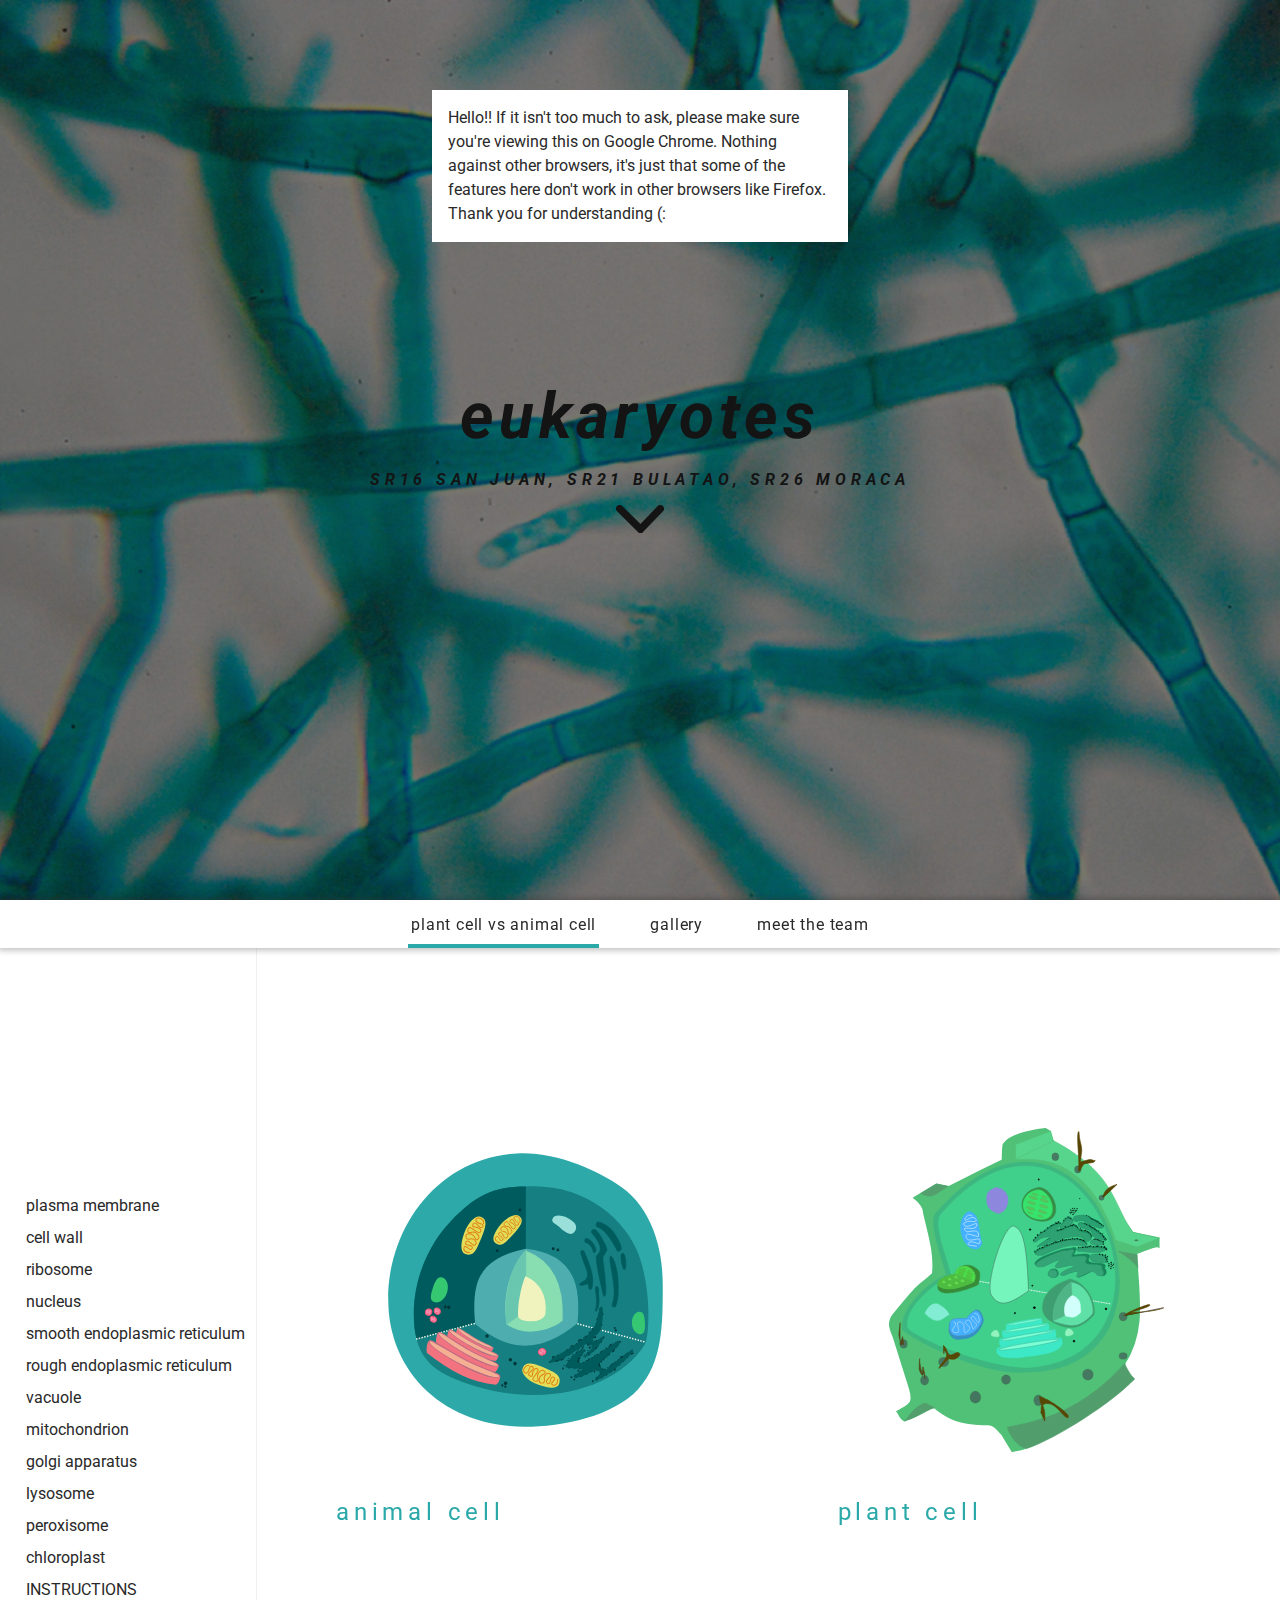
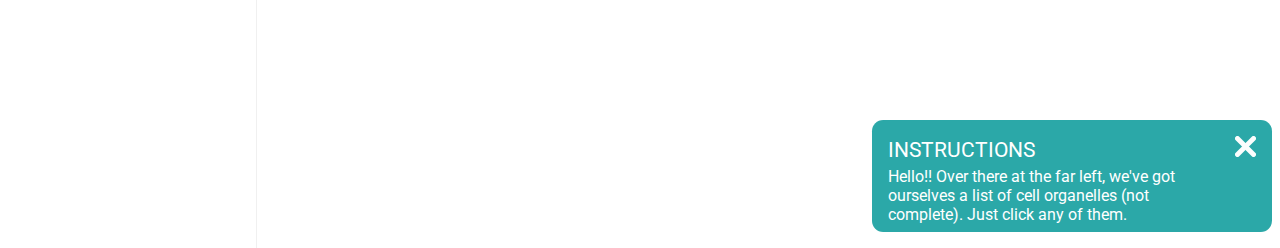
<file: index.html>
<!DOCTYPE html>
<html>
	<head>
		<meta charset="UTF-8" />
		
		<title>Eukaryotes</title>
		
		
		<meta name="viewport" content="width=device-width, initial-scale=1.0">
		
		<!-- Global site tag (gtag.js) - Google Analytics -->
		<script async src="https://www.googletagmanager.com/gtag/js?id=UA-158031938-19"></script>
		<script>
		  window.dataLayer = window.dataLayer || [];
		  function gtag(){dataLayer.push(arguments);}
		  gtag('js', new Date());

		  gtag('config', 'UA-158031938-19');
		</script>
		
		<link rel="stylesheet" type="text/css" href="css/index.css" />

		<link href="https://fonts.googleapis.com/css?family=Roboto&display=swap" rel="stylesheet"> 
	</head>
	<body>
		<div id="bearer-of-the-truth" onclick="exitMessage()">
		</div>
		<div id="message-container">
			<div id="message">
					Hello!! If it isn't too much to ask, please make sure you're viewing this on Google Chrome. Nothing against other browsers, it's just that some of the features here don't work in other browsers like Firefox. Thank you for understanding (:  
			</div> 
		</div>

		<h1> EUKARYOTES </h1>
		<h2> SR16 SAN JUAN, SR21 BULATAO, SR26 MORACA </h2>

		<a href="animal-cell.html" class="card">
			<div id="animal-cell">
				<div class="img-container">
					<img src="svg/cell.svg"/>
				</div>
				<div class="shadow"></div>
				<span>animal cell</span>
			</div>
		</a>

		<a href="plant-cell.html" class="card">
			<div id="plant-cell">
				<div class="img-container">
					<img src="svg/plant-cell.svg"/>
				</div>
				<div class="shadow"></div>
				<span>plant cell</span>
			</div>
		</a>

		<div id="splash">
			<h1> eukaryotes </h1>
			<h2> SR16 SAN JUAN, SR21 BULATAO, SR26 MORACA </h2>
			<a href="#menu"><img onclick="proceed()" src="svg/down-arrow.svg"/></a>
		</div>

		<main>

		<div id="instructions">
			<div id="help">
				<div>
					<p id="header"> INSTRUCTIONS </p>
					<p> Hello!! Over there at the far left, we've got ourselves a list of cell organelles (not complete). Just click any of them. </p> 
				</div>
			</div>
			<div id="exit">
				<div> <img onclick="exitAlert()" src="svg/exit.svg"/> </div>
			</div>
		</div>

		<div id="menu">
			<span id="active">plant cell vs animal cell</span>
			<span class="dead"><a href="gallery.html"> gallery </a></span>
			<span class="dead"><a href="about-us.html">meet the team</a></span>
		</div>
		
			<div id="content-wrapper">
				<div id="list-container" class="container">
					<div id="list">
						<a onclick="openDesc('plasma-membrane')">plasma membrane</a>
						<a onclick="openDesc('cell-wall')">cell wall</a>
						<a onclick="openDesc('ribosome')">ribosome</a>
						<a onclick="openDesc('nucleus')">nucleus</a>
						<a onclick="openDesc('smooth-er')">smooth endoplasmic reticulum</a>
						<a onclick="openDesc('rough-er')">rough endoplasmic reticulum</a>
						<a onclick="openDesc('vacuole')">vacuole</a>
						<a onclick="openDesc('mitochondrion')">mitochondrion</a>
						<a onclick="openDesc('golgi-apparatus')">golgi apparatus</a>
						<a onclick="openDesc('lysosome')">lysosome</a>
						<a onclick="openDesc('peroxisome')">peroxisome</a>
						<a onclick="openDesc('chloroplast')">chloroplast</a>
						<a onclick="instructions()">INSTRUCTIONS</a>
					</div>
				</div>

				<div class="container">
					<div id="grid-container">
						<div id="images-container">
							<div id="animal-cell-img">
								<div id="anImg-animal">
									<img id="animal"src="svg/cell.svg"/>
								</div>
								<span class="label">animal cell</span>
							</div>

							<div id="plant-cell-img">
								<div id="anImg-plant">
									<img id="plant"src="svg/plant-cell.svg"/>
								</div>
								<span class="label"> plant cell </span>
							</div>
						</div>

						<div id="text-container" class="container">
							<div id="plasma-membrane" class="hide-text descrip">
								<h2> plasma membrane </h2>
								<p><i>The plasma membrane of the plant cell is depicted as a dark shade of green here, lining the cell wall.</i></p>
                       		 	<p> Acts as a <b>barrier</b> between the organelles and the outside environment. It also facilitates the passage of oxygen, nutrients and water to service the cell, as well as communication and signalling between other cells. </p>
							</div>
							
							<div id="cell-wall" class="hide-text descrip">
								<h2>cell wall</h2>
								<p> <i>Animal cells don't have cell walls.</i></p>
                        		<p> Like the plasma membrane, it’s the framework of the cell but it provides a <b>thicker barrier</b> for the cell which prevents overexpansion . This thickness also regulates diffusion and prevents water loss in the cell.</p>
							</div>

							<div id="ribosome" class="hide-text descrip">
								<h2> ribosome </h2>
                        		<p> The organelle in charge of <b>protein formation</b> needed for different cell processes. Its location determines its function, although both are structurally identical and interchangeable. Most ribosomes are suspended in the cytosol, known as <b>free ribosomes</b>, while some are attached to the Rough Endoplasmic Reticulum, now classified as a <b>bound ribosome</b>. These bound ribosomes are proteins destined for membrane inclusion, packaging with certain organelles, and export. </p>
							</div>

							<div id="nucleus" class="hide-text descrip">
								<h2> nucleus </h2>
                       			<p>This is the region where the majority of the <b>cell’s genetic material</b> is contained. Usually known as the ‘brain’ of the cell. In eukaryotes, this is called the nucleus which contains a nuclear envelope, nuclear lamina and chromatin which are all designed for protection of and/or transportation of signals from and to the nucleus. </p>
							</div>

							<div id="smooth-er" class="hide-text descrip">
								<h2> smooth endoplasmic 	reticulum </h2>
                        		<p>Functions in <b>metabolic processes</b> like lipid synthesis, carbohydrate metabolism, and drug and poison detoxification. </p>
							</div>

							<div id="rough-er" class="hide-text descrip">
								<h2> rough endoplasmic reticulum </h2>
                        		<p>Functions like the Smooth ER but has additional duties like the formation of secretory proteins that depart from the organelle and become transport vesicles for the cell. This is also the <b>main site of protein synthesis</b> due to the abundance of ribosomes. It also stores secretory proteins different from the proteins produced by free ribosomes. </p>
                   			</div>

							<div id="vacuole" class="hide-text descrip">
								<h2>vacuole</h2>
                        		<p> The main organelle that regularly performs homeostasis. In prokaryotes and animals, they have <b>food vacuoles</b> where they store food from phagocytosis before being digested by the lysosome. </p>
							</div>

							<div id="mitochondrion" class="hide-text descrip">
								<h2>mitochondrion</h2>
                  				<p> The site of <b>cellular respiration that produces ATP</b>, the energy that the cell can use. Popularly known as the ‘powerhouse of the cell’ </p>
							</div>

							<div id="golgi-apparatus" class="hide-text descrip">
								<h2>golgi apparatus</h2>
                        		<p> Acts as the “factory” of the cell, which <b>manufactures, stores, sorts and transports</b> the vesicles made by the Rough ER. It can also produce certain macromolecules and organelles by itself, like lysosomes. </p>
							</div>

							<div id="lysosome" class="hide-text descrip">
								<h2>lysosome</h2>
                        		<p> Performs <b>intracellular digestion</b>, most frequently phagocytosis. It also digests macromolecules through hydrolysis. As well as regularly performs autophagy, the recycling of one’s own materials </p>
							</div>

							<div id="peroxisome" class="hide-text descrip">
								<h2>peroxisome</h2>
                        		<p> The oxidative organelle that <b>oxidizes fatty and amino acids in the cell </b>. It also produces hydrogen peroxide (where the name of the cell originates) as well as a catalase that counteracts its toxicity. It also produces a phospholipid precursor that starts the synthesis of lipids and carbohydrates, which then goes to the SER for further synthesis. Lastly, like the lysosome, the peroxisome also regularly performs autophagy.  </p>
							</div>

							<div id="chloroplast" class="hide-text descrip">
								<h2>chloroplast</h2>
								<p><i>Animal cells don't have chloroplast.</i></p>
                        		<p> The <b>site of photosynthesis</b> where plants get their food, and works hand in hand with the mitochondria to efficiently extract energy from sunlight, water and oxygen (ingredients of photosynthesis).</p>
							</div>
						</div>
					</div>
				</div>
			</div>
		</main>

		<script type="text/javascript">
			function exitMessage()
			{
				document.getElementById('bearer-of-the-truth').style.display="none";
				document.getElementById('message-container').style.transition = "0.4s";
				document.getElementById('message-container').style.top = "-100%";				
			}
			function proceed()
			{
				var aBody = document.getElementsByTagName("BODY")[0]; 
				aBody.style.overflow="visible";
			}
			function openDesc(part)
			{

				var aDiv=document.getElementsByClassName('show-text');
				for(i=0;i<aDiv.length;i++){
					aDiv[i].className="hide-text";
				}
				var aDiv=document.getElementById(part);
				aDiv.className="show-text descrip";

				var aCell=document.getElementById('anImg-animal');
				aCell.className=part+"_animal";

				var anotherCell=document.getElementById('anImg-plant');
				anotherCell.className=part+"_plant";

				var aText=document.getElementsByClassName('label');
				var i=0;
				if (part=="chloroplast" || part=="golgi-apparatus" || part=="plasma-membrane"){
					aText[1].style.color="white";
					aText[0].style.color="#2ba8a8ff";
				}
				else if (part=="cell-wall"){
					for (i=0;i<aText.length;i++){
					aText[i].style.color="#2ba8a8ff";}
				}
				else{
				for (i=0;i<aText.length;i++){
					aText[i].style.color="white";}
				}

			}
			function exitAlert(){
				var aMessage=document.getElementById('instructions');
				aMessage.style.display="none";
			}
			function instructions(){
				var aMessage=document.getElementById('instructions');
				aMessage.style.display="grid";
			}
		</script>
	</body>
</html>
</file>
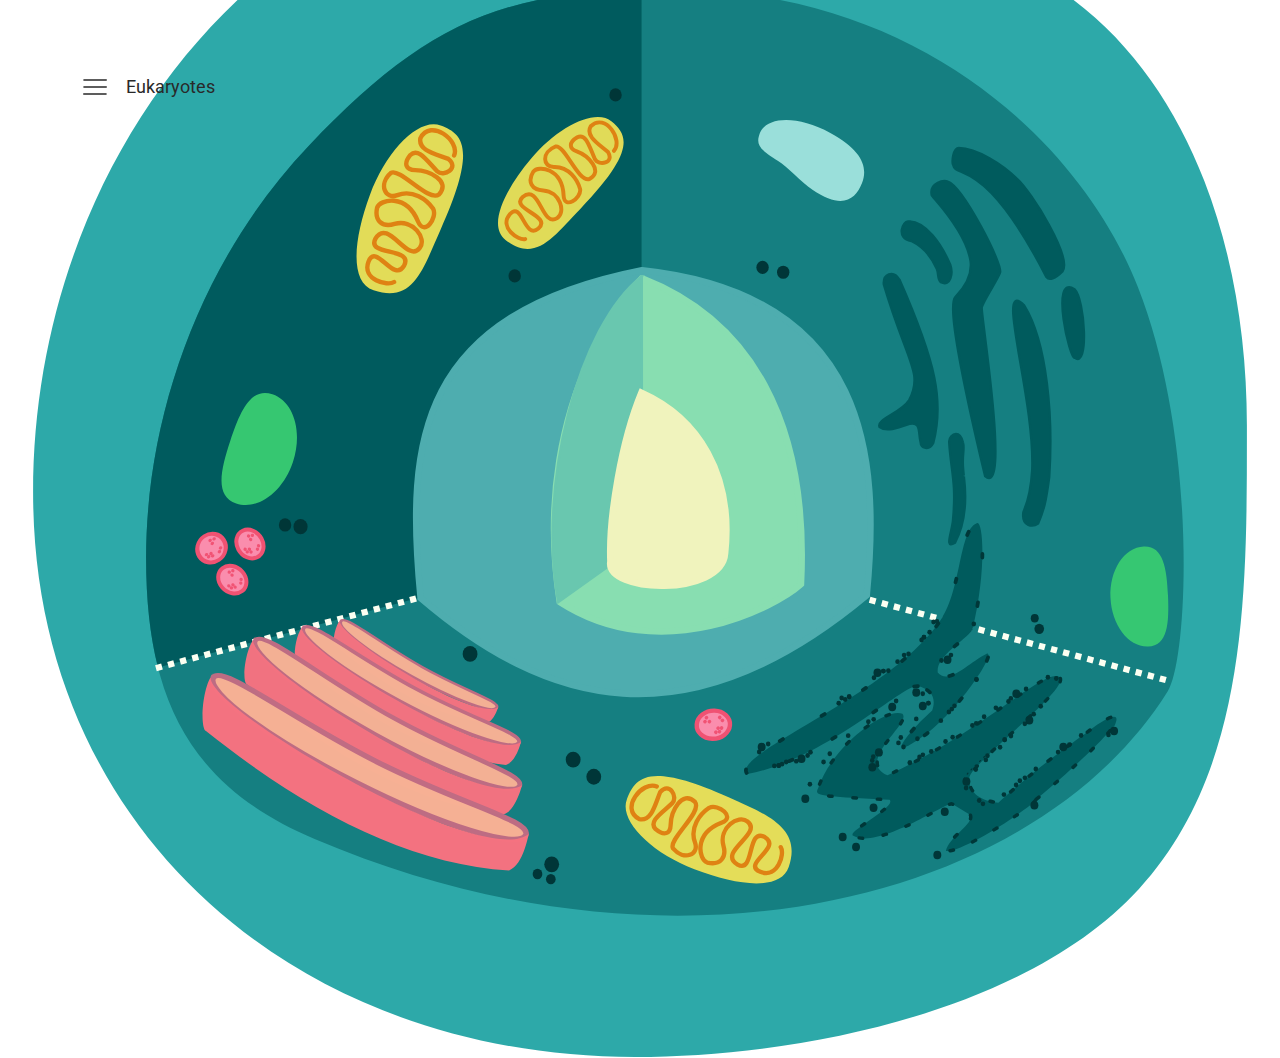
<file: animal-cell.html>
<!DOCTYPE html>
<html>
	<head>
		<meta charset="UTF-8" />
		
		<title>Eukaryotes</title>
		
		
		<meta name="viewport" content="width=device-width, initial-scale=1.0">
		
		<!-- Global site tag (gtag.js) - Google Analytics -->
		<script async src="https://www.googletagmanager.com/gtag/js?id=UA-158031938-19"></script>
		<script>
		  window.dataLayer = window.dataLayer || [];
		  function gtag(){dataLayer.push(arguments);}
		  gtag('js', new Date());

		  gtag('config', 'UA-158031938-19');
		</script>
		
		<link rel="stylesheet" type="text/css" href="css/animal-cell.css" />

		<link href="https://fonts.googleapis.com/css?family=Roboto:400,700i&display=swap" rel="stylesheet">  
	</head>
	<body>
		<main>
			<div id="image-container">
				<div id="image">
					<img id="animal-cell-img" src = "svg/cell.svg"/>
				</div>
			</div>

			<div id="img-text-container">
				<div id="img-part-parent">
					<div id="img-part">
						<img id="animal-cell-img" src = "svg/cell.svg"/>	
					</div>
				</div>

				<div id="text-part-parent" class="">
					<div id="plasma-membrane" class="hide-text text-part">
						<h2> plasma membrane </h2>
                        <p> Acts as a <b>barrier</b> between the organelles and the outside environment. It also facilitates the passage of oxygen, nutrients and water to service the cell, as well as communication and signalling between other cells. </p>
					</div> 
					<div id="ribosome" class="hide-text text-part">
						<h2> ribosome </h2>
                        <p> The organelle in charge of <b>protein formation</b> needed for different cell processes. Its location determines its function, although both are structurally identical and interchangeable. Most ribosomes are suspended in the cytosol, known as <b>free ribosomes</b>, while some are attached to the Rough Endoplasmic Reticulum, now classified as a <b>bound ribosome</b>. These bound ribosomes are proteins destined for membrane inclusion, packaging with certain organelles, and export. </p>

					</div> 
					<div id="nucleus" class="hide-text">
						<h2> nucleus </h2>
                        <p>This is the region where the majority of the <b>cell’s genetic material</b> is contained. Usually known as the ‘brain’ of the cell. In eukaryotes, this is called the nucleus which contains a nuclear envelope, nuclear lamina and chromatin which are all designed for protection of and/or transportation of signals from and to the nucleus. </p>
					</div> 
					<div id="smooth-endoplasmic-reticulum" class="hide-text">
                        <h2> smooth endoplasmic 	reticulum </h2>
                        <p>Functions in <b>metabolic processes</b> like lipid synthesis, carbohydrate metabolism, and drug and poison detoxification. </p>

					</div> 
					<div id="rough-endoplasmic-reticulum" class="hide-text">
						<h2> rough endoplasmic reticulum </h2>
                        <p>Functions like the Smooth ER but has additional duties like the formation of secretory proteins that depart from the organelle and become transport vesicles for the cell. This is also the <b>main site of protein synthesis</b> due to the abundance of ribosomes. It also stores secretory proteins different from the proteins produced by free ribosomes. </p>
					</div> 
					<div id="vacuole" class="hide-text">
						<h2>vacuole</h2>
                        <p> The main organelle that regularly performs homeostasis. In prokaryotes and animals, they have <b>food vacuoles</b> where they store food from phagocytosis before being digested by the lysosome. </p>
					</div> 
					<div id="mitochondrion" class="hide-text">
						<h2>mitochondrion</h2>
                  		<p> The site of <b>cellular respiration that produces ATP</b>, the energy that the cell can use. Popularly known as the ‘powerhouse of the cell’ </p>
					</div> 
					<div id="golgi-apparatus" class="hide-text">
						<h2>golgi apparatus</h2>
                        <p> Acts as the “factory” of the cell, which <b>manufactures, stores, sorts and transports</b> the vesicles made by the Rough ER. It can also produce certain macromolecules and organelles by itself, like lysosomes. </p>
					</div> 
					<div id="lysosome" class="hide-text">
						<h2>lysosome</h2>
                        <p> Performs <b>intracellular digestion</b>, most frequently phagocytosis. It also digests macromolecules through hydrolysis. As well as regularly performs autophagy, the recycling of one’s own materials </p>
					</div> 
					<div id="peroxisome" class="hide-text">
						<h2>peroxisome</h2>
                        <p> The oxidative organelle that <b>oxidizes fatty and amino acids in the cell </b>. It also produces hydrogen peroxide (where the name of the cell originates) as well as a catalase that counteracts its toxicity. It also produces a phospholipid precursor that starts the synthesis of lipids and carbohydrates, which then goes to the SER for further synthesis. Lastly, like the lysosome, the peroxisome also regularly performs autophagy.  </p>
					</div>
					
				</div>
			</div> 

		</main>



		<!--navigation bar -->

		<div id = "containerNav" onclick="toggleNav('close')">
		</div>
		<div id = "navBar">
			<a><div id="animal-cell">ANIMAL CELL</div></a>
			<a href = "plant-cell.html"><div id="plant-cell">PLANT CELL</div></a>
			<ul>
				<li onclick="showCellPart('plasma-membrane')"><a href ="#">plasma mebrane</a></li>
				<li  onclick="showCellPart('ribosome')"><a>ribsome</a></li>
				<li  onclick="showCellPart('nucleus')"><a>nucleus</a></li>
				<li  onclick="showCellPart('smooth-endoplasmic-reticulum')"><a>smooth endoplasmic reticulum</a></li>
				<li  onclick="showCellPart('rough-endoplasmic-reticulum')"><a>rough endoplasmic reticulum</a></li>
				<li  onclick="showCellPart('vacuole')"><a>vacuole</a></li>
				<li  onclick="showCellPart('mitochondrion')"><a>mitochondrion</a></li>
				<li  onclick="showCellPart('golgi-apparatus')"><a>golgi apparatus</a></li>
				<li  onclick="showCellPart('lysosome')"><a>lysosome</a></li>
				<li  onclick="showCellPart('peroxisome')"><a>peroxisome</a></li>
			</ul>
			<a href = "about-us.html"><div id="about-us">ABOUT US</div></a>
		</div>
		
		<div id="menu">
			<img onclick="toggleNav('show')" id="navBarIcon" src = "svg/menu.svg"/>
			<span id="title">Eukaryotes</span>
		</div>


		<script> 
			function toggleNav(action)
			{
				if (action == 'close')
				{
					var navBar = document.getElementById('navBar');
					navBar.style.left = "-80%";
					navBar.style.boxShadow = "0px 0px 0px blue"; 
					navBar.style.transition = "0.3s";
					var aContainer = document.getElementById('containerNav');
					aContainer.style.width = "0px";
					aContainer.style.transition= "0.3s";
				}
				else 
				{
					var navBar = document.getElementById('navBar');
					navBar.style.left= "0";
					navBar.style.transition = "0.3s";
					navBar.style.boxShadow = "1vw 0vh 10px rgba(141, 141, 141, 0.46)"; 
					var aContainer = document.getElementById('containerNav');
					aContainer.style.width = "100vw";
					aContainer.style.transition= "0.3s";
				}
			}
			function showCellPart(part)
			{
				var aContainer = document.getElementById('image-container');
				aContainer.style.display="none";
				var anotherContainer = document.getElementById('img-text-container');
				anotherContainer.style.display="grid";
				
				//zooms in the pic
				var anImg = document.getElementById('img-part');
				anImg.className = part;

				//shows the div text that contains the description
				var aText = document.getElementsByClassName('show-text');
				for (i=0;i<aText.length;i++)
				{
					aText[i].className="hide-text";
				}
				var anotherText = document.getElementById(part);
				anotherText.className = "show-text text-part";

				//changes the color of the menu and the title
				var anIcon = document.getElementById('navBarIcon');
				var aTitle = document.getElementById('title');
				if (part != "plasma-membrane"){
					anIcon.src ="svg/menu-white.svg";
					aTitle.style.color = "white";
				}
				else{
					anIcon.src ="svg/menu.svg";
					aTitle.style.color = "#292929ff";
				}
			
			}
		</script>
	</body>
</html>
</file>
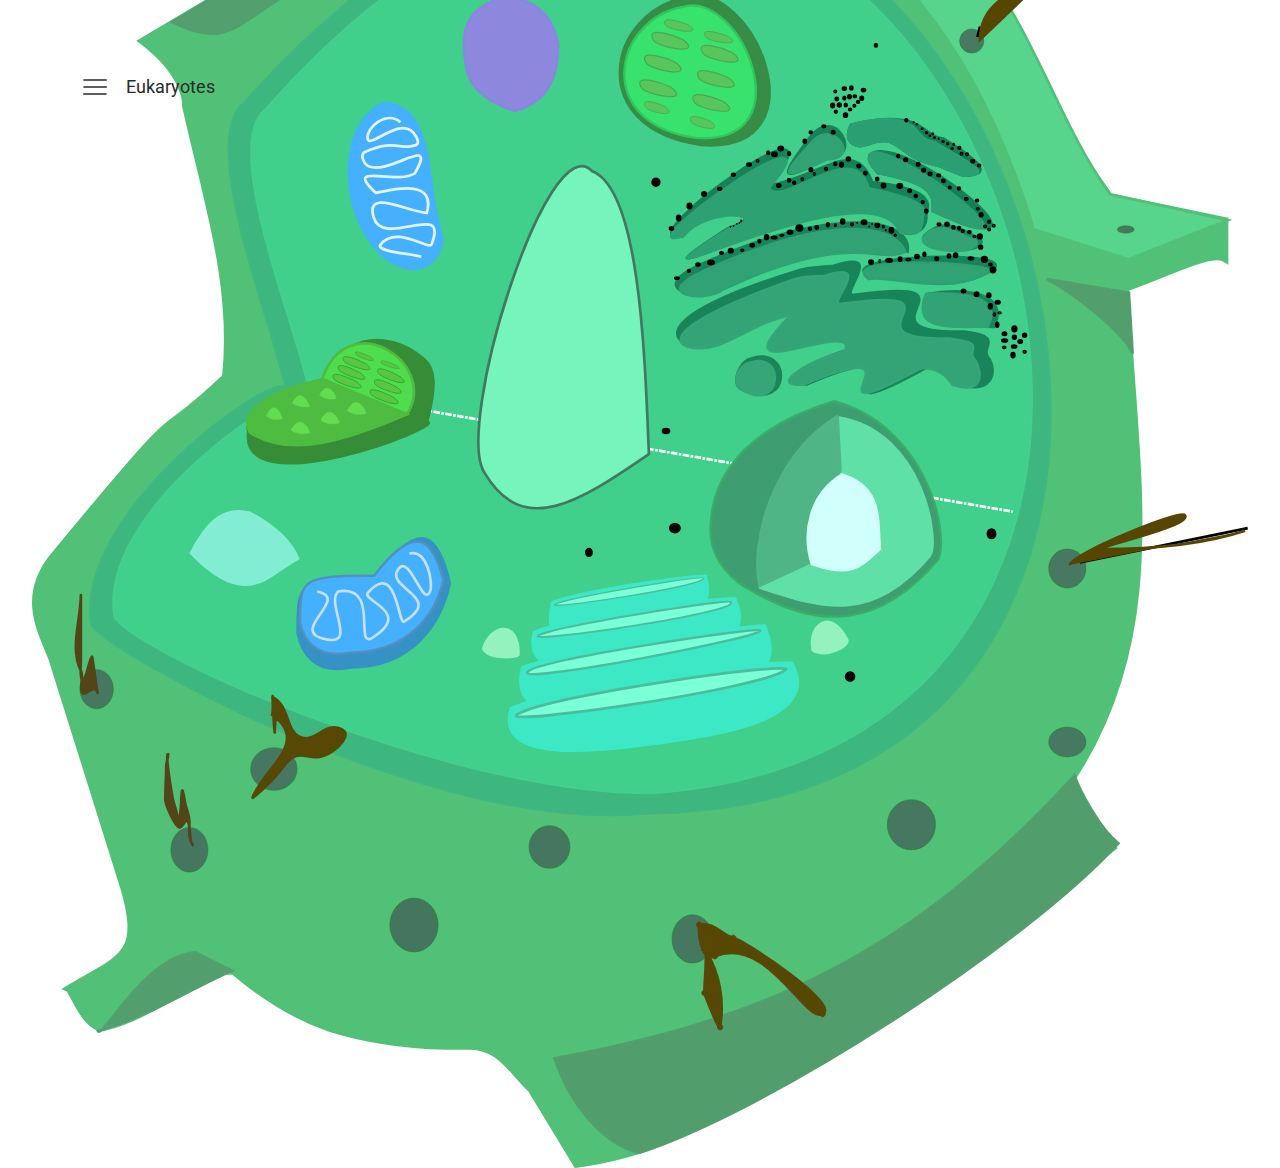
<file: plant-cell.html>
<!DOCTYPE html>
<html>
	<head>
		<meta charset="UTF-8" />
		
		<title>Eukaryotes</title>
		
		
		<meta name="viewport" content="width=device-width, initial-scale=1.0">
		
		<!-- Global site tag (gtag.js) - Google Analytics -->
		<script async src="https://www.googletagmanager.com/gtag/js?id=UA-158031938-19"></script>
		<script>
		  window.dataLayer = window.dataLayer || [];
		  function gtag(){dataLayer.push(arguments);}
		  gtag('js', new Date());

		  gtag('config', 'UA-158031938-19');
		</script>

		<link rel="stylesheet" type="text/css" href="css/plant-cell.css" />

		<link href="https://fonts.googleapis.com/css?family=Roboto:400,700i&display=swap" rel="stylesheet">  
	</head>
	<body>
		<main>
			<div id="image-container" class="show-container">
				<div id="image">
					<img id="plant-cell-img" src = "svg/plant-cell.svg"/>
				</div>
			</div>

			<div id="img-text-container" class="hide-container">
				<div id="img-part-parent">
					<div id="img-part" class="">
						<img id="plant-cell-img" src = "svg/plant-cell.svg"/>			
					</div>
				</div>

				<div id="text-part-parent" class="">
					<div id="plasma-membrane" class="hide-text text-part">
						<h2> plasma membrane </h2>
                        <p> Here, the plasma membrane is colored a dark shade of green, as opposed to cell wall. It acts as a <b>barrier</b> between the organelles and the outside environment. It also facilitates the passage of oxygen, nutrients and water to service the cell, as well as communication and signalling between other cells. </p>
					</div> 
					<div id="ribosome" class="hide-text text-part">
						<h2> ribosome </h2>
                        <p> The organelle in charge of <b>protein formation</b> needed for different cell processes. Its location determines its function, although both are structurally identical and interchangeable. Most ribosomes are suspended in the cytosol, known as <b>free ribosomes</b>, while some are attached to the Rough Endoplasmic Reticulum, now classified as a <b>bound ribosome</b>. These bound ribosomes are proteins destined for membrane inclusion, packaging with certain organelles, and export. </p>

					</div> 
					<div id="nucleus" class="hide-text">
						<h2> nucleus </h2>
                        <p>This is the region where the majority of the <b>cell’s genetic material</b> is contained. Usually known as the ‘brain’ of the cell. In eukaryotes, this is called the nucleus which contains a nuclear envelope, nuclear lamina and chromatin which are all designed for protection of and/or transportation of signals from and to the nucleus. </p>
					</div> 
					<div id="smooth-endoplasmic-reticulum" class="hide-text">
                        <h2> smooth endoplasmic 	reticulum </h2>
                        <p>Functions in <b>metabolic processes</b> like lipid synthesis, carbohydrate metabolism, and drug and poison detoxification. </p>

					</div> 
					<div id="rough-endoplasmic-reticulum" class="hide-text">
						<h2> rough endoplasmic reticulum </h2>
                        <p>Functions like the Smooth ER but has additional duties like the formation of secretory proteins that depart from the organelle and become transport vesicles for the cell. This is also the <b>main site of protein synthesis</b> due to the abundance of ribosomes. It also stores secretory proteins different from the proteins produced by free ribosomes. </p>
					</div> 
					<div id="vacuole" class="hide-text">
						<h2>vacuole</h2>
                        <p> The main organelle that regularly performs homeostasis. In prokaryotes and animals, they have <b>food vacuoles</b> where they store food from phagocytosis before being digested by the lysosome. </p>
					</div> 
					<div id="mitochondrion" class="hide-text">
						<h2>mitochondrion</h2>
                  		<p> The site of <b>cellular respiration that produces ATP</b>, the energy that the cell can use. Popularly known as the ‘powerhouse of the cell’ </p>
					</div> 
					<div id="golgi-apparatus" class="hide-text">
						<h2>golgi apparatus</h2>
                        <p> Acts as the “factory” of the cell, which <b>manufactures, stores, sorts and transports</b> the vesicles made by the Rough ER. It can also produce certain macromolecules and organelles by itself, like lysosomes. </p>
					</div> 
					<div id="lysosome" class="hide-text">
						<h2>lysosome</h2>
                        <p> Performs <b>intracellular digestion</b>, most frequently phagocytosis. It also digests macromolecules through hydrolysis. As well as regularly performs autophagy, the recycling of one’s own materials </p>
					</div> 
					<div id="peroxisome" class="hide-text">
						<h2>peroxisome</h2>
                        <p> The oxidative organelle that <b>oxidizes fatty and amino acids in the cell </b>. It also produces hydrogen peroxide (where the name of the cell originates) as well as a catalase that counteracts its toxicity. It also produces a phospholipid precursor that starts the synthesis of lipids and carbohydrates, which then goes to the SER for further synthesis. Lastly, like the lysosome, the peroxisome also regularly performs autophagy.  </p>
					</div>
					<div id="cell-wall" class="hide-text">
						<h2>cell wall</h2>
                        <p> Like the plasma membrane, it’s the framework of the cell but it provides a <b>thicker barrier</b> for the cell which prevents overexpansion . This thickness also regulates diffusion and prevents water loss in the cell.</p>
					</div>
					<div id="chloroplast" class="hide-text">
						<h2>chloroplast</h2>
                        <p> The <b>site of photosynthesis</b> where plants get their food, and works hand in hand with the mitochondria to efficiently extract energy from sunlight, water and oxygen (ingredients of photosynthesis).</p>
					</div>
					
				</div>
			</div> 

		</main>



		<!--navigation bar -->

		<div id = "containerNav" onclick="toggleNav('close')">
		</div>
		<div id = "navBar">
			<a href = "animal-cell.html"><div id="animal-cell">ANIMAL CELL</div></a>
			<a><div id="plant-cell">PLANT CELL</div></a>
			<ul>
				<li onclick="showCellPart('plasma-membrane');changeMenu('yes')"><a href ="#">plasma membrane</a></li>
				<li  onclick="showCellPart('ribosome');changeMenu('yes')"><a>ribosome</a></li>
				<li  onclick="showCellPart('nucleus');changeMenu('yes')" ><a>nucleus</a></li>
				<li  onclick="showCellPart('smooth-endoplasmic-reticulum');changeMenu('yes')"><a>smooth endoplasmic reticulum</a></li>
				<li  onclick="showCellPart('rough-endoplasmic-reticulum');changeMenu('yes')"><a>rough endoplasmic reticulum</a></li>
				<li  onclick="showCellPart('vacuole');changeMenu('yes')"><a>vacuole</a></li>
				<li  onclick="showCellPart('mitochondrion');changeMenu('no')"><a>mitochondrion</a></li>
				<li  onclick="showCellPart('golgi-apparatus');changeMenu('yes')"><a>golgi apparatus</a></li>
				<li  onclick="showCellPart('lysosome');changeMenu('no')"><a>lysosome</a></li>
				<li  onclick="showCellPart('peroxisome');changeMenu('no')"><a>peroxisome</a></li>
				<li  onclick="showCellPart('cell-wall');changeMenu('no')" ><a>cell wall</a></li>
				<li  onclick="showCellPart('chloroplast');changeMenu('yes')"><a>chloroplast</a></li>
			</ul>
			<a href = "about-us.html"><div id="about-us">ABOUT US</div></a>
		</div>
		
		<div id="menu">
			<img onclick="toggleNav('show')" id="navBarIcon" src = "svg/menu.svg"/>
			<span id="title">Eukaryotes</span>
		</div>


		<script> 
			function toggleNav(action)
			{
				if (action == 'close')
				{
					var navBar = document.getElementById('navBar');
					navBar.style.left = "-80%";
					navBar.style.boxShadow = "0px 0px 0px blue"; 
					navBar.style.transition = "0.3s";
					var aContainer = document.getElementById('containerNav');
					aContainer.style.width = "0px";
					aContainer.style.transition= "0.3s";
				}
				else 
				{
					var navBar = document.getElementById('navBar');
					navBar.style.left= "0";
					navBar.style.transition = "0.3s";
					navBar.style.boxShadow = "1vw 0vh 10px rgba(141, 141, 141, 0.46)"; 
					var aContainer = document.getElementById('containerNav');
					aContainer.style.width = "100vw";
					aContainer.style.transition= "0.3s";
				}
			}
			function showCellPart(part)
			{
				var aContainer = document.getElementById('image-container');
				aContainer.style.display="none";
				var anotherContainer = document.getElementById('img-text-container');
				anotherContainer.style.display="grid";
				
				//zoom zoom
				var anImg = document.getElementById('img-part');
				anImg.className = part;

				var aText = document.getElementsByClassName('show-text');
				for (i=0;i<aText.length;i++)
				{
					aText[i].className="hide-text";
				}
				var anotherText = document.getElementById(part);
				anotherText.className = "show-text text-part";
			}

			function changeMenu(answer)
			{
				var anIcon = document.getElementById('navBarIcon');
				var aTitle = document.getElementById('title');
				if (answer=="yes")
				{
					anIcon.src = "svg/menu-white.svg";
					aTitle.style.color = "white";
				}
				else{
					anIcon.src = "svg/menu.svg";
					aTitle.style.color = "#292929ff";
				}
			}
		</script>
	</body>
</html>
</file>
<file: css/index.css>
html{
	font-size: 100%;
}

#bearer-of-the-truth{
	background-color: #0303038c;
	position: absolute;
	top:0;
	width: 100%;
	height: 100%;
	z-index: 9999;
}
#message-container{
	display: flex;
	flex-direction: column;
	align-items: center;
	width: 100%;
	height: 100vh;
	position: absolute;
	top: 0;
}
#message{
	width: 80%;
	position: relative;
	top: 10vh;
	z-index: 10000;
	background-color: white;
	padding: 1rem 1rem;
	font-size: 1rem;
	transition: 0.4s;
}
body{
	margin:2vh 0;
	width: 100vw;
	height: auto;
	background-color: white;
	display: flex;
	flex-direction: column;
	justify-content: center;
	align-items: center;
	font-family: 'Roboto', sans-serif;
}
body>h1{
	font-style: italic;
	font-size: 1.2rem;
}
body>h2{
	font-style: italic;
	font-size: 0.7rem;
	margin:0;
}
#animal-cell,#plant-cell{
	width:100%;
	height: 20vh;
	margin: 2vh 0;
	position: relative;
}
#animal-cell{
	margin: 4vh 0;
}
#animal-cell span, #plant-cell span{
	color: white;
	display: inline-block;
	position: absolute;
	bottom: 0;
	padding: 0 0vw 1vh 3vw;
	font-style: 1rem;
}
.img-container,.shadow{
	width: 100%;
	height: 100%;	
	overflow: hidden;
}
#animal-cell img, #plant-cell img{
	width:100%;
	transform: scale(1.5);
	position: relative;
	bottom: 60%;
	transition: 0.4s;
}
#animal-cell:hover img, #plant-cell:hover img{
	transform: scale(2);
	transition: 0.4s;
}
#animal-cell:hover .shadow,#plant-cell:hover .shadow{
	opacity: 1;
	transition: 0.4s;
}
.shadow{
	background-color: #00000061;
	position: absolute;
	top:0;
	opacity: 0;
	transition: 0.4s;
}
.card{
	text-decoration: none;
	color: white;
	width: 80%;
	height: auto;
}
#menu,#splash,main{
	display: none;
}
@media screen and (min-width: 1000px){
	#message{
		width: 30%;
		line-height: 1.5;
	}
	body{
		background-color: white;
		display: block;
		margin:0;
		width: auto;
		color: #292929ff;
	}
	main{
		display: block;
		position: relative;
	}
	body>h1,body>h2,.card{
		display: none;
	}
	#splash{
		width: 100%;
		height: 100vh;
		background: url('../img/plant-cells.jpg');
		background-attachment: fixed;
		background-size: cover;
		background-position: center;
		display: flex;
		flex-direction: column;
		justify-content: center;
		align-items: center;
	}
	#splash>h1, #splash>h2{
		font-size: 4rem;
		font-style: italic;
		letter-spacing: 0.3rem;
		color: #292929ff;
		margin:1rem 0;
	}
	#splash>h2{
		font-size:1rem;
		margin: 0 0 1rem 0;
	}
	#splash>a>img{
		width: 3rem;
	}
	#menu{
		width: 100%;
		height: 3rem;
		position: sticky;
		top: 0;
		background-color: white;
		display: flex;
		flex-direction: row;
		align-items: flex-end;
		justify-content: center;
		color: #292929ff;
		box-shadow: 0 0.05rem 0.4rem 0.1rem rgba(105,105,105,0.45);
	}
	#menu>span{
		display: inline-block;
		margin: 0 1.5rem;
		height: 80%;
		text-align: center;
		display: flex;
		flex-direction: row;
		align-items: center;
		justify-content: center;
		letter-spacing: 0.05rem;
		cursor: pointer;
		transition: 0.3s;
		padding:0 0.2rem;
	}
	#menu>span>a{
		text-align: center;
		display: flex;
		flex-direction: row;
		align-items: center;
		justify-content: center;
		letter-spacing: 0.05rem;
		text-decoration: none;
		color: #292929ff;
		width: 100%;
		height: 100%;
	}
	#active{
		border-bottom: 0.25rem solid #2ba8a8ff;
	}
	.dead{
		border-bottom: 0.25rem solid white;
	}
	#menu>span:hover{
		background-color: #fcf9f7ff;
		transition: 0.3s; 
	}
	#content-wrapper{
		width:100%;
		height: 100vh;
		display: grid;
		grid-template-columns: 20% 75%;
		grid-column-gap: 5%
	}
	.container{
		width: 100%;
		height: 100%;
		display: flex;
		flex-direction: column;
		justify-content: center;
	}
	#list-container{
		border-right: 0.1rem solid rgba(105,105,105,0.10);
	}
	#list{
		margin-left: 10%;
		display: flex;
		flex-direction: column;
		line-height: 2;
	}
	#list>a{
		text-decoration: none;
		color: #292929ff;
		transition: 0.4s; 
		cursor: pointer;
	}
	#list a:hover{
		background-color: rgba(105,105,105,0.10);
		transition: 0.4s; 
	}
	#grid-container{
		height: 80%;
		display: grid;
		grid-template-rows: 70% 30%;
		grid-row-gap:5%;
		margin-right: 5%;
	}
	#images-container{
		width: 100%;
		height: 100%;
		display: grid;
		grid-template-columns: 45% 45%;
		grid-column-gap: 10%;
	}
	#images-container>div>div>span{
		position: absolute;
		bottom: 0;
	}
	#animal-cell-img,#plant-cell-img{
		overflow: hidden;
		position: relative;
	}
	#animal-cell-img div,#plant-cell-img div{
		display: flex;
		flex-direction: column;
		justify-content: center;
		align-items: center;
		width: 100%;
		height: 100%;
		transition: 0.4s;
		position: relative;
		transition: 0.4s;
	}
	#animal-cell-img>span,#plant-cell-img>span{
		letter-spacing: 0.3rem;
		position: absolute;
		bottom: 1rem;
		left: 1rem;
		z-index: 9999;
		font-size: 1.5rem;
		color: #2ba8a8ff;
	}
	#animal,#plant{
		width:67%;
	}
	.hide-text{
		display: none;
	}
	.show-text{
		display: block;
	}
	#text-container{
		justify-content: flex-start;
		align-items: center;
	}
	#text-container div h2{
		margin:0;
		font-size: 1.5rem;
		font-style: italic;
		letter-spacing: 0.1rem;
	}
	#text-container div p{
		margin: 0.3rem 0 0 0;
		font-size: 1rem;
		line-height: 1.5;
	}
	.descrip{
		width: 80%;
	}
	.descrip>p{
		text-indent: 2rem;
	}
	#instructions{
		position: absolute;
		bottom: 1rem;
		right: 0.5rem;
		width: 25rem;
		height: 7rem;
		background-color: #2ba8a8ff;
		color: white;
		border-radius: 0.7rem;
		display: grid;
		grid-template-columns: 80% 20%
	}
	#help{
		margin-left:1rem;
		display: flex;
		justify-content:flex-start;
		align-items:flex-end;
		margin-bottom: 0.5rem;
	}
 	#help p{
 		margin:0;
 		font-size: 1rem;
 	}
 	#help p:first-child{
 		font-size: 1.3rem;
 		margin-bottom: 0.3rem;
 	}
 	#help div{
 		height: auto;
 	}
 	#exit{
 		display: flex;
		justify-content:flex-end;
		margin-right: 1rem;
		margin-top: 1rem;
 	}
 	#exit img{
 		width: 1.3rem;
 	}
 	#exit div{
 		height: auto;
 		width: 1.3rem;
 	}
 	#exit div:hover{
 		cursor: pointer;
 	}
 	.plasma-membrane_animal{
 		transform: scale(1);
 	}
 	.plasma-membrane_plant{
 		transform: scale(4);
    	left: -70%;
 	}
 	.cell-wall_animal{
 		transform: scale(1);
 	}
 	.cell-wall_plant{
 		transform: scale(1);
 	}
 	.ribosome_animal{
 		transform: scale(5);
   		left: -60%;
    	bottom: 80%;
 	}
 	.ribosome_plant{
 		transform: scale(4);
    	top: 70%;
   		left: -40%;
 	}
 	.nucleus_animal{
 		transform: scale(4);
 	}
 	.nucleus_plant{
 		transform: scale(4);
    	left: -40%;
    	bottom: 15%;
 	}
 	.smooth-er_animal{
 	    transform: scale(4);
    	left: -80%;
    	top: 30%;
 	}
 	.smooth-er_plant{
 		transform: scale(5);
    	left: -55%;
    	top: 30%;
 	}
 	.rough-er_animal{
 		transform: scale(3.5);
    	bottom: 60%;
    	left: -50%;
 	}
	.rough-er_plant{
 		transform: scale(3.9);
    	top: 50%;
    	left: -50%;
 	}
	.vacuole_animal{
 		transform: scale(5);
    	top: 90%;
    	left: -50%;
 	}
	.vacuole_plant{
 		transform: scale(3.4);
   		top: 25%;
    	left: 10%;
 	}
	.mitochondrion_animal{
 		transform: scale(3);
    	top: 60%;
    	left: 30%;
 	}
	.mitochondrion_plant{
 		transform: scale(3.5);
    	bottom: 40%;
    	left: 50%;
 	}
	.golgi-apparatus_animal{
	    transform: scale(3);
    	bottom: 50%;
    	left: 40%;
 	}
	.golgi-apparatus_plant{
 		transform: scale(4);
    	bottom: 50%;
 	}
	.lysosome_animal{
 		transform: scale(5);
	    bottom: 40%;
	    left: 120%;
 	}
	.lysosome_plant{
 		transform: scale(4.5);
	    top: 120%;
	    left: 30%;
 	}
	.peroxisome_animal{
 		transform: scale(4);
    	left: 75%;
 	}
	.peroxisome_plant{
	    transform: scale(4.5);
	    left: 100%;
	    top: -20%;
 	}
	.chloroplast_plant{
 		transform: scale(3.7);
    	left: 60%;
    	top: 20%;
 	}
	.chloroplast_animal{
 		transform: scale(1);
 	}

 }
</file>
<file: css/animal-cell.css>
html{
	font-size: 100%;
	margin:0;
}
body{
	background-color: white;
	font-family: 'Roboto', sans-serif;
	position: relative;
	width: 100vw;
	height: auto;
	margin:0;
}
#containerNav{
	width:0;
	height:100vh;
	position: absolute;
	top:0;
}
#navBar{
	top:0;
	z-index: 9999;
	position: absolute;
	background-color: white;
	color: #292929ff;
	width: 80%;
	height: 100vh;
	left: -80%;
}
#navBar ul{
	padding: 0;
	margin: 0;
}
#navBar>a{
	text-decoration: none;
}
#navBar>a>div{
	font-size:1rem;
	padding: 2vh 5vw 2vh 12vw;
	color: #292929ff;
}
#animal-cell{
	background-color: #fcf9f7ff; 
}
#animal-cell:hover, #plant-cell:hover{
	cursor: pointer;
}
#plant-cell{
	margin-bottom: 1vh;
}
#navBar>ul>li{
	list-style-type: none;
	line-height: 1;
	font-size:1rem;
	padding: 2vh 5vw 2vh 12vw;
	cursor: pointer;
}
#navBar > ul > li > a{
	text-decoration: none;
	color: #292929ff;
}
#navBar>ul>li:first-child{
	border-top: 0.1rem solid #fcf9f7ff;
}
#navBar>ul> li:last-child{
	border-bottom: 0.1rem solid #fcf9f7ff;
}
#navBar ul > li:hover{
	background-color: #f9d74aff;
	transition: 0.4s;
}
#navBar ul > li:hover a{
	color: #292929ff;
}
#menu{
	margin-left: 6.5%;
	margin-top: 6%;
	position: absolute;
	top: 0;
	display: flex;
	flex-direction: row;
}
#menu>span{
	display: inline-block;
	padding-left: 1.2rem;
	font-size: 1.1rem;
	color: #292929ff;
}
#navBarIcon{
	width: 1.5rem;
}

/** MAIN CONTENT **/
#image-container{
	width:100vw;
	height: 100vh;
	transition: 0.5s;
	display: block;
}
#image{
	width: 100vw;
	height: 100%;
	display: flex;
	flex-direction: column;
	justify-content: center;
	align-items: center; 
}
#animal-cell-img{
	width: 95%;
}
.show-container,.show-text{
	display: block;
}
.hide-container,.hide-text{
	display: none;
}
#img-text-container{
	height: 95vh;
	display: none;
	grid-template-rows: 70% 30%;
	padding: 2vh 3vw 0vh 3vw;
	transition: 0.5s;
	overflow: scroll;
}
#img-part-parent{
	overflow: hidden;
}
#img-part{
	display: flex;
	flex-direction: column;
	justify-content: center;
	align-items: center;
	width: 100%;
	height: 100%;
	transition: 0.5s;
}
#text-part{
	padding: 1vh 1vw 1vh 1vw;
}
.ribosome{
	position: relative;
	transform: scale(6);
	bottom: 90%;
    left: -90%;
}
.nucleus{
	transform: scale(5);
}
.smooth-endoplasmic-reticulum{
	position: relative;
    transform: scale(3.5);
    top: 20%;
    left: -100%;
 }
 .rough-endoplasmic-reticulum{
 	position: relative;
    transform: scale(3.2);
    bottom: 52%;
    left: -75%;
 }
 .vacuole{
    position: relative;
    transform: scale(4.5);
    top: 70%;
    left: -60%;
 }
 .mitochondrion{
 	position: relative;
    transform: scale(3.3);
    top: 50%;
    left: 40%;
}

.golgi-apparatus{
    position: relative;
    transform: scale(3.3);
    left: 75%;
    bottom: 60%;
 }
 .lysosome{
    position: relative;
    transform: scale(7.5);
    bottom: 60%;
    left: 250%;
 }
.peroxisome{
    position: relative;
    transform: scale(6);
    left: 190%;
 }
 .text-part{
 	padding: 1vh;
 }
 .text-part>h2{
 	text-align: center;
 	font-size: 1.2rem;
 	letter-spacing: 0.1rem;
 	font-weight: 700;
 	font-style: italic;
 	margin:0;
 	color: #2ba8a8ff;
}
.text-part>p{
	font-size: 1rem;
	margin: 1vh 0;
	line-height: 1.4;
	text-indent: 1rem;
}
</file>
<file: css/plant-cell.css>
html{
	margin:0;
	font-size: 100%;
}
body{
	background-color: white;
	font-family: 'Roboto', sans-serif;
	position: relative;
	width: 100vw;
	height: auto;
	margin:0;
}
#containerNav{
	width:0;
	height:100vh;
	position: absolute;
	top:0;
}
#navBar{
	top:0;
	z-index: 9999;
	position: absolute;
	background-color: white;
	color: #292929ff;
	width: 80%;
	height: 100vh;
	left: -80%;
	overflow: scroll;
}
#navBar ul{
	padding: 0;
	margin: 0;
}
#navBar>a{
	text-decoration: none;
}
#navBar>a>div{
	font-size:1rem;
	padding: 2vh 5vw 2vh 12vw;
	color: #292929ff;
}
#plant-cell{
	background-color: #fcf9f7ff;
	margin-bottom: 1vh; 
}
#plant-cell:hover, #animal-cell:hover{
	cursor: pointer;
}
#navBar>ul>li{
	list-style-type: none;
	line-height: 1;
	font-size:1rem;
	padding: 2vh 5vw 2vh 12vw;
	cursor: pointer;
}
#navBar > ul > li > a{
	text-decoration: none;
	color: #292929ff;
}
#navBar>ul>li:first-child{
	border-top: 0.1rem solid #fcf9f7ff;
}
#navBar>ul> li:last-child{
	border-bottom: 0.1rem solid #fcf9f7ff;
}
#navBar ul > li:hover{
	background-color: #f9d74aff;
	transition: 0.4s;
}
#navBar ul > li:hover a{
	color: #292929ff;
}
#menu{
	margin-left: 6.5%;
	margin-top: 6%;
	position: absolute;
	top: 0;
	display: flex;
	flex-direction: row;
}
#menu>span{
	display: inline-block;
	padding-left: 1.2rem;
	font-size: 1.1rem;
	color: #292929ff;
}
#navBarIcon{
	width: 1.5rem;
}

/** MAIN CONTENT **/
#image-container{
	width:100vw;
	height: 100vh;
	transition: 0.5s;
	display: block;
}
#image{
	width: 100vw;
	height: 100%;
	display: flex;
	flex-direction: column;
	justify-content: center;
	align-items: center; 
}
#plant-cell-img{
	width: 95%;
}
.show-container,.show-text{
	display: block;
}
.hide-container,.hide-text{
	display: none;
}
#img-text-container{
	height: 95vh;
	display: none;
	grid-template-rows: 70% 30%;
	padding: 2vh 3vw 0vh 3vw;
	transition: 0.5s;
	overflow: scroll;
}
#img-part-parent{
	overflow: hidden;
}
#img-part{
	display: flex;
	flex-direction: column;
	justify-content: center;
	align-items: center; 
	width: 100%;
	height: 100%;
	transition: 0.5s;
}
#text-part{
	padding: 1vh 1vw 1vh 1vw;
}
.plasma-membrane{
	position: relative;
    transform: scale(6);
    bottom: 110%;
    left: -90%;
}
.ribosome{
	position: relative;
    transform: scale(4.3);
    top: 75%;
    left: -70%;
}
.nucleus{
	transform: scale(4.3);
    position: relative;
    left: -70%;
    bottom: 20%;
}
.smooth-endoplasmic-reticulum{
	position: relative;
    transform: scale(3.5);
    top: 20%;
    left: -55%;
 }
 .rough-endoplasmic-reticulum{
 	position: relative;
    transform: scale(3.2);
    top: 50%;
    left: -55%;
 }
 .vacuole{
    position: relative;
    transform: scale(3);
    top: 20%;
    left: 20%;

 }
 .mitochondrion{
 	position: relative;
    transform: scale(4);
    top: 70%;
    left: 80%;
}

.golgi-apparatus{
    position: relative;
    transform: scale(3.3);
    left: -5%;
    bottom: 45%;
 }
 .lysosome{
    position: relative;
    transform: scale(4);
    top: 105%;
    left: 40%;
 }
.peroxisome{
    position: relative;
    transform: scale(6);
    left: 200%;
    bottom: 30%;
 }
 .cell-wall{
 	transform: scale(1);
 }
 .chloroplast{
    position: relative;
    transform: scale(5);
    left: 130%;
    top: 20%;
 }
 .text-part{
 	padding: 1vh;
 }
 .text-part>h2{
 	text-align: center;
 	font-size: 1.2rem;
 	letter-spacing: 0.1em;
 	font-weight: 700;
 	font-style: italic;
 	margin:0;
 	color: #2ba8a8ff;
}
.text-part>p{
	font-size: 1rem;
	margin: 1vh 0;
	line-height: 1.4;
	text-indent: 1rem;
}
</file>
